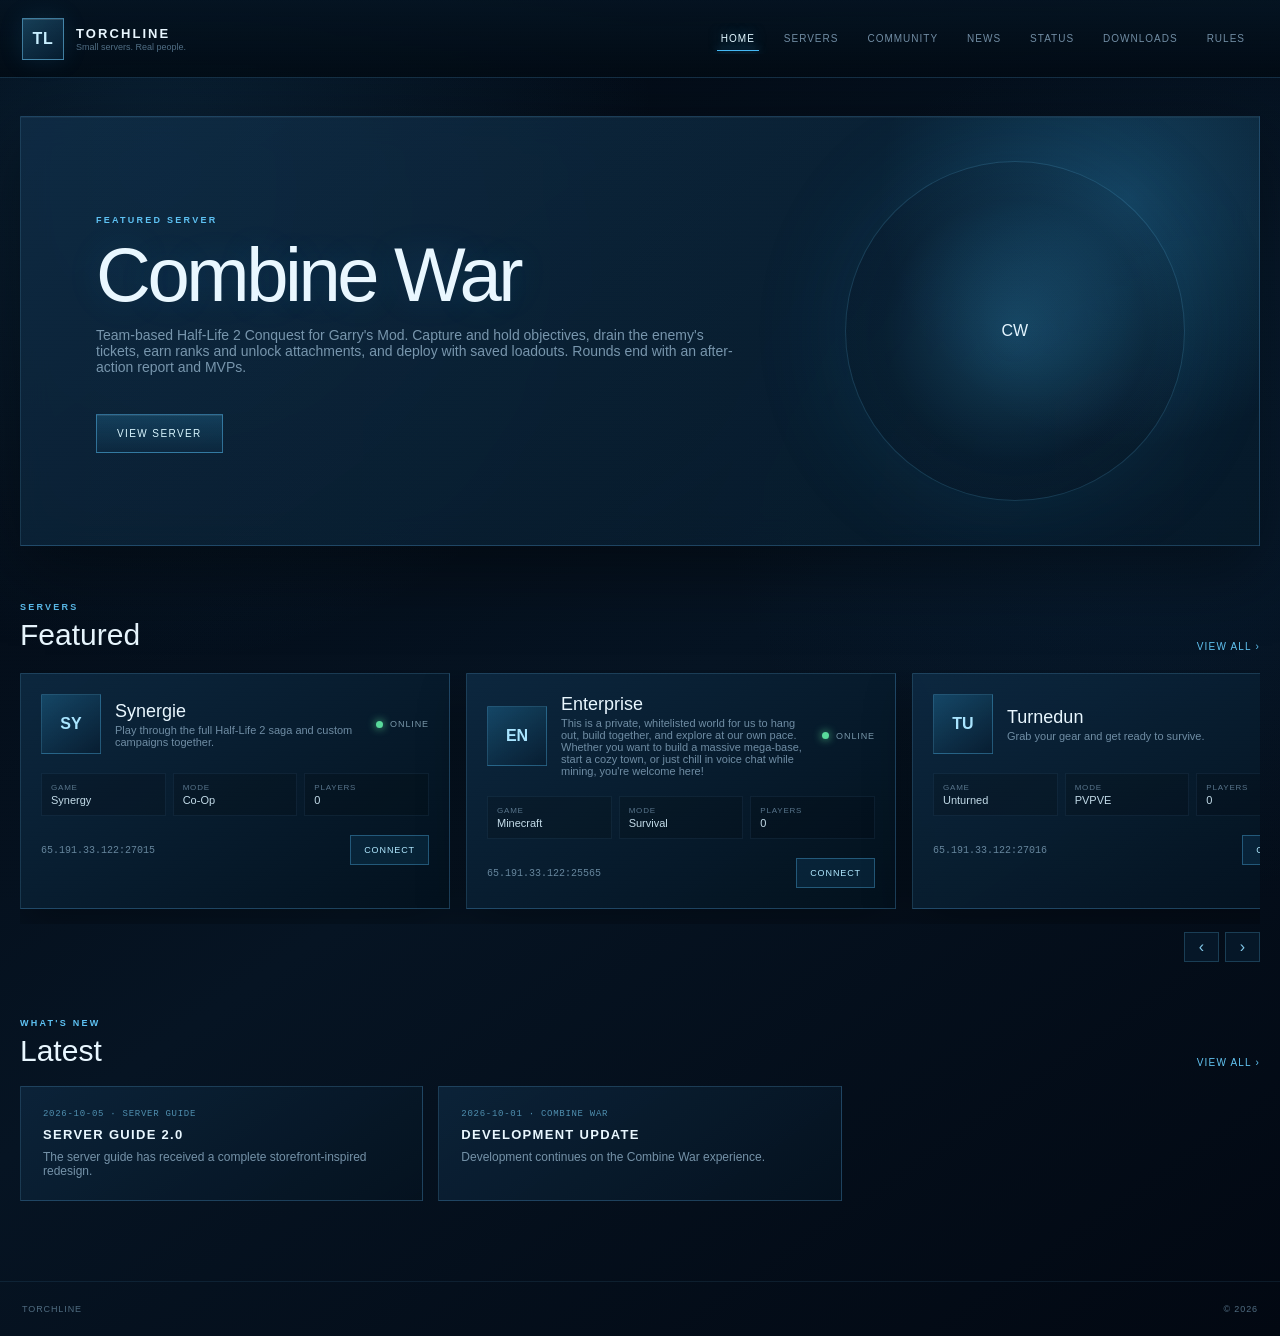
<file: index.html>
<!DOCTYPE html>
<html lang="en">

<head>

<meta charset="UTF-8">

<meta
  name="viewport"
  content="width=device-width, initial-scale=1.0"
>

<title>TORCHLINE</title>

<link
  rel="stylesheet"
  href="css/style.css"
>

</head>


<body data-page="home">


<header class="topbar">

<a
  class="brand"
  href="index.html"
>

<span
  class="brand-mark"
  data-site-mark
>
TL
</span>

<span>

<strong data-site-name>
TORCHLINE
</strong>

<small data-site-tagline></small>

</span>

</a>


<nav data-nav></nav>

</header>


<main class="shell">


<section class="hero panel">


<div class="hero-copy">

<span
  class="eyebrow"
  data-hero-label
>
FEATURED SERVER
</span>


<h1 data-hero-title>
Combine War
</h1>


<p data-hero-description>
Enter the battlefield.
</p>


<a
  class="store-button"
  data-hero-button
  href="servers.html"
>
VIEW SERVER
<span>›</span>
</a>

</div>


<div
  class="hero-art"
  data-hero-art
>
CW
</div>


</section>



<section class="section-heading">

<div>

<span class="eyebrow">
SERVERS
</span>

<h2>
Featured
</h2>

</div>


<a
  class="section-link"
  href="servers.html"
>
VIEW ALL ›
</a>

</section>


<section
  class="carousel-wrap"
>

<div
  class="server-carousel"
  data-server-carousel
></div>


<div class="carousel-controls">

<button
  class="carousel-control"
  data-carousel-left
>
‹
</button>

<button
  class="carousel-control"
  data-carousel-right
>
›
</button>

</div>

</section>



<section class="section-heading">

<div>

<span class="eyebrow">
WHAT'S NEW
</span>

<h2>
Latest
</h2>

</div>


<a
  class="section-link"
  href="news.html"
>
VIEW ALL ›
</a>

</section>


<section
  class="card-grid"
  data-home-news
></section>


</main>


<footer data-footer></footer>


<script src="js/config.js"></script>
<script src="js/main.js"></script>
<script src="js/carousel.js"></script>

</body>

</html>
</file>
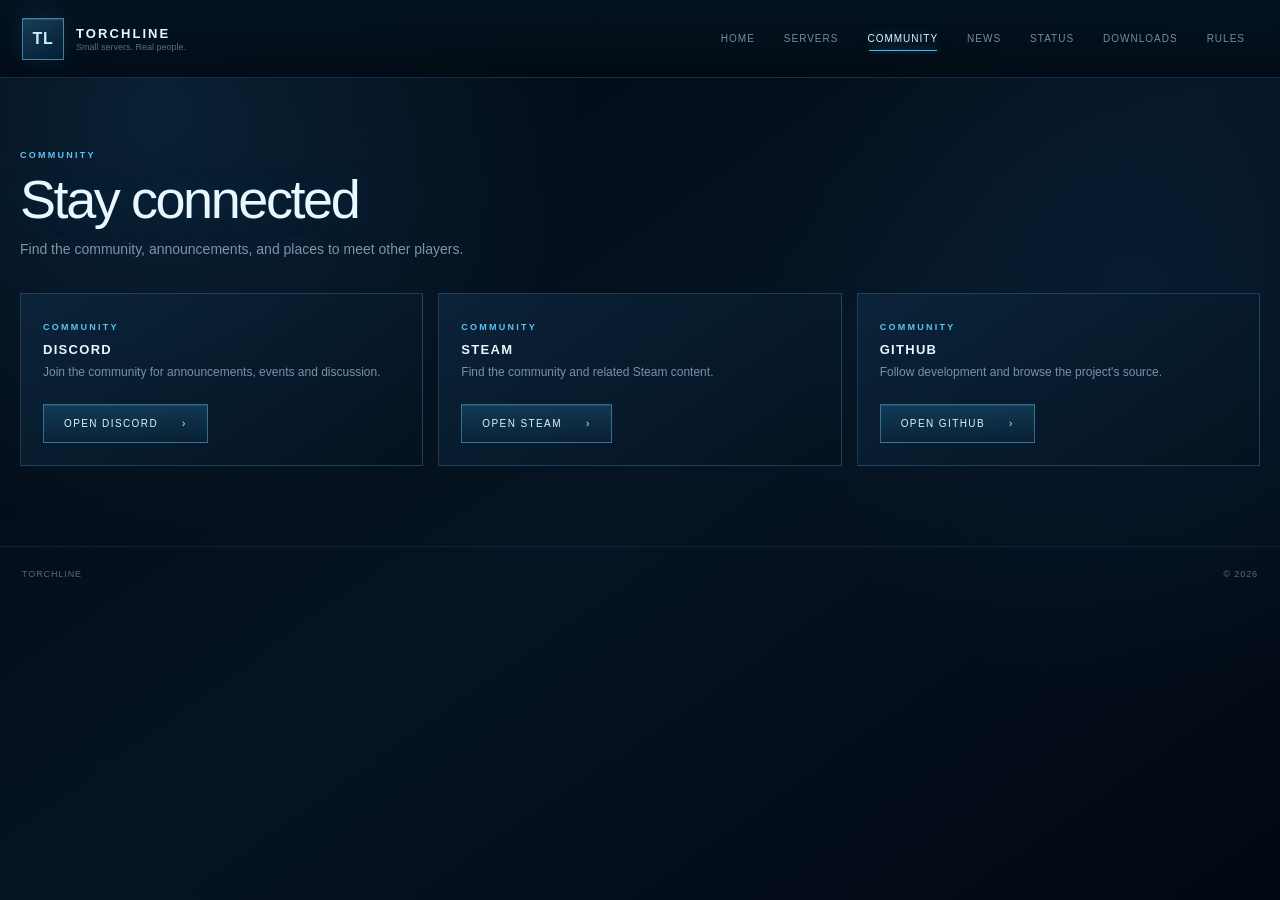
<file: community.html>
<!DOCTYPE html>
<html lang="en">

<head>

<meta charset="UTF-8">

<meta
  name="viewport"
  content="width=device-width, initial-scale=1.0"
>

<title>Community — TORCHLINE</title>

<link
  rel="stylesheet"
  href="css/style.css"
>

</head>


<body data-page="community">


<header class="topbar">

<a class="brand" href="index.html">

<span
  class="brand-mark"
  data-site-mark
>
TL
</span>

<span>

<strong data-site-name>
TORCHLINE
</strong>

<small data-site-tagline></small>

</span>

</a>


<nav data-nav></nav>

</header>


<main class="shell">


<section class="page-heading">

<span class="eyebrow">
COMMUNITY
</span>

<h1>
Stay connected
</h1>

<p>
Find the community, announcements,
and places to meet other players.
</p>

</section>


<section
  class="card-grid"
  data-community
></section>


</main>


<footer data-footer></footer>


<script src="js/config.js"></script>
<script src="js/main.js"></script>

</body>

</html>
</file>
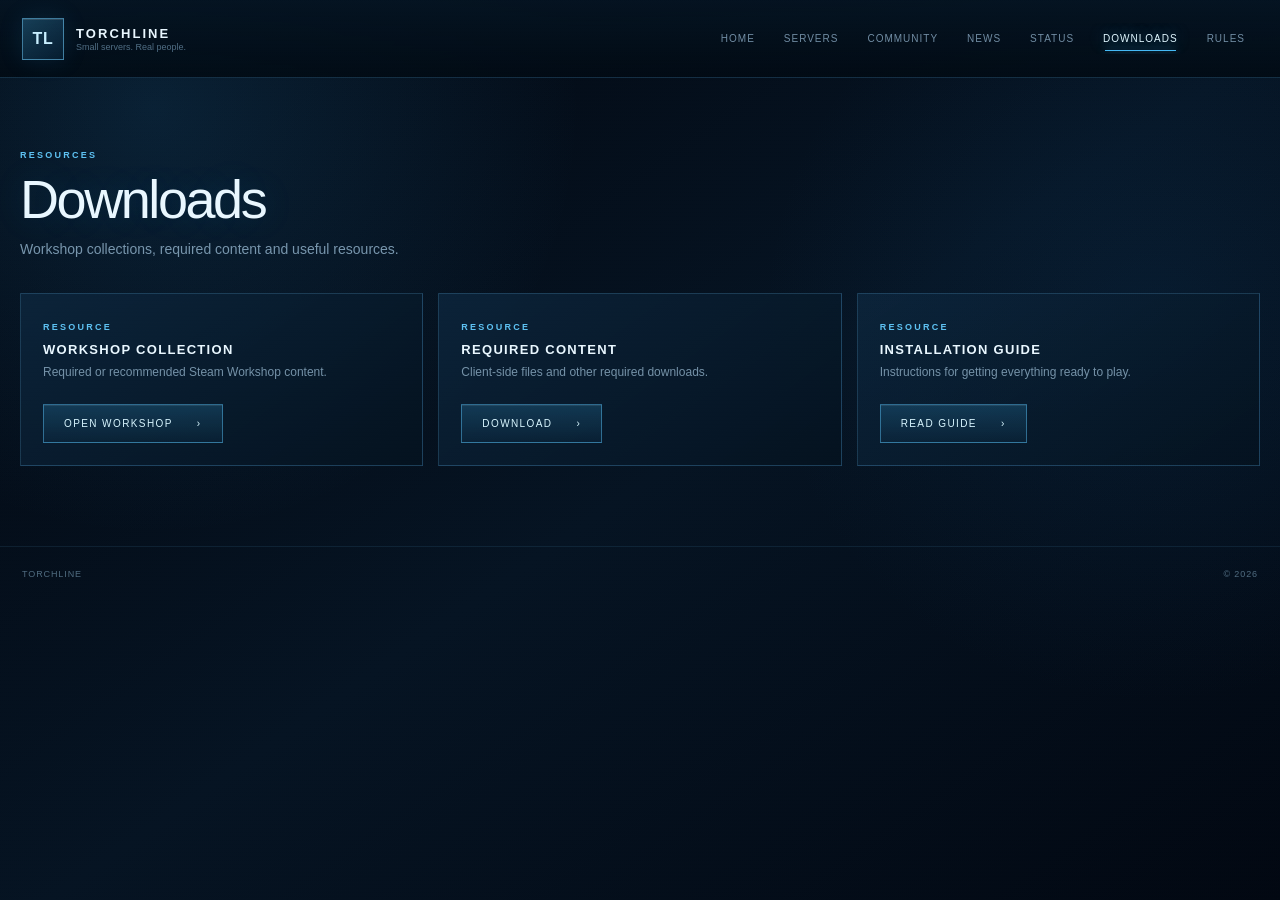
<file: downloads.html>
<!DOCTYPE html>
<html lang="en">

<head>

<meta charset="UTF-8">

<meta
  name="viewport"
  content="width=device-width, initial-scale=1.0"
>

<title>Downloads — TORCHLINE</title>

<link
  rel="stylesheet"
  href="css/style.css"
>

</head>


<body data-page="downloads">


<header class="topbar">

<a class="brand" href="index.html">

<span
  class="brand-mark"
  data-site-mark
>
TL
</span>

<span>

<strong data-site-name>
TORCHLINE
</strong>

<small data-site-tagline></small>

</span>

</a>


<nav data-nav></nav>

</header>


<main class="shell">


<section class="page-heading">

<span class="eyebrow">
RESOURCES
</span>

<h1>
Downloads
</h1>

<p>
Workshop collections, required content and useful resources.
</p>

</section>


<section
  class="card-grid"
  data-downloads
></section>


</main>


<footer data-footer></footer>


<script src="js/config.js"></script>
<script src="js/main.js"></script>

</body>

</html>
</file>
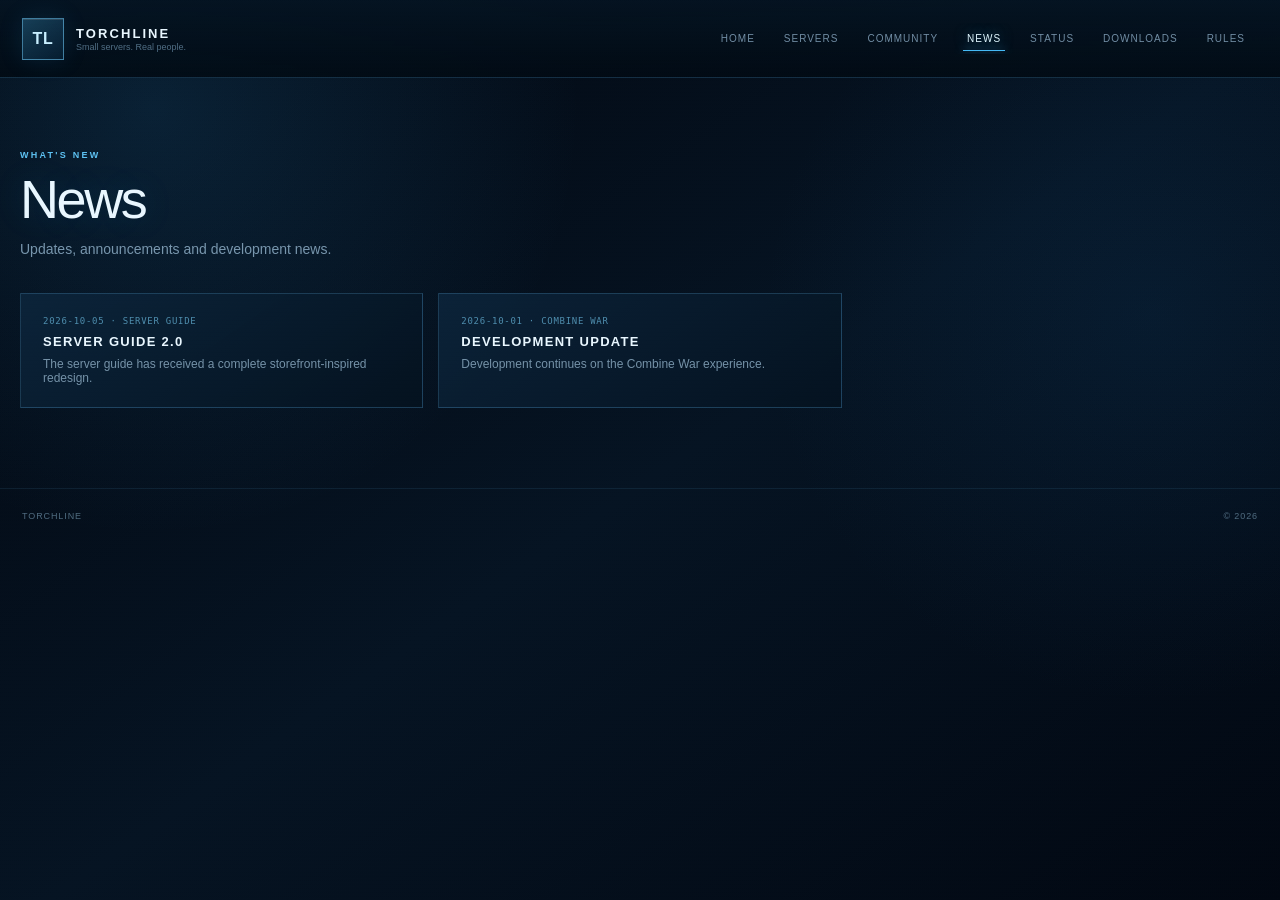
<file: news.html>
<!DOCTYPE html>
<html lang="en">

<head>

<meta charset="UTF-8">

<meta
  name="viewport"
  content="width=device-width, initial-scale=1.0"
>

<title>News — TORCHLINE</title>

<link
  rel="stylesheet"
  href="css/style.css"
>

</head>


<body data-page="news">


<header class="topbar">

<a class="brand" href="index.html">

<span
  class="brand-mark"
  data-site-mark
>
TL
</span>

<span>

<strong data-site-name>
TORCHLINE
</strong>

<small data-site-tagline></small>

</span>

</a>


<nav data-nav></nav>

</header>


<main class="shell">


<section class="page-heading">

<span class="eyebrow">
WHAT'S NEW
</span>

<h1>
News
</h1>

<p>
Updates, announcements and development news.
</p>

</section>


<section
  class="card-grid"
  data-news-list
></section>


</main>


<footer data-footer></footer>


<script src="js/config.js"></script>
<script src="js/main.js"></script>


<script>

document.addEventListener(
  "DOMContentLoaded",
  () => {

    const target =
      document.querySelector(
        "[data-news-list]"
      );

    if (!target) return;

    target.innerHTML =
      SITE_CONFIG.news
        .map(newsCard)
        .join("");

  }
);

</script>

</body>

</html>
</file>
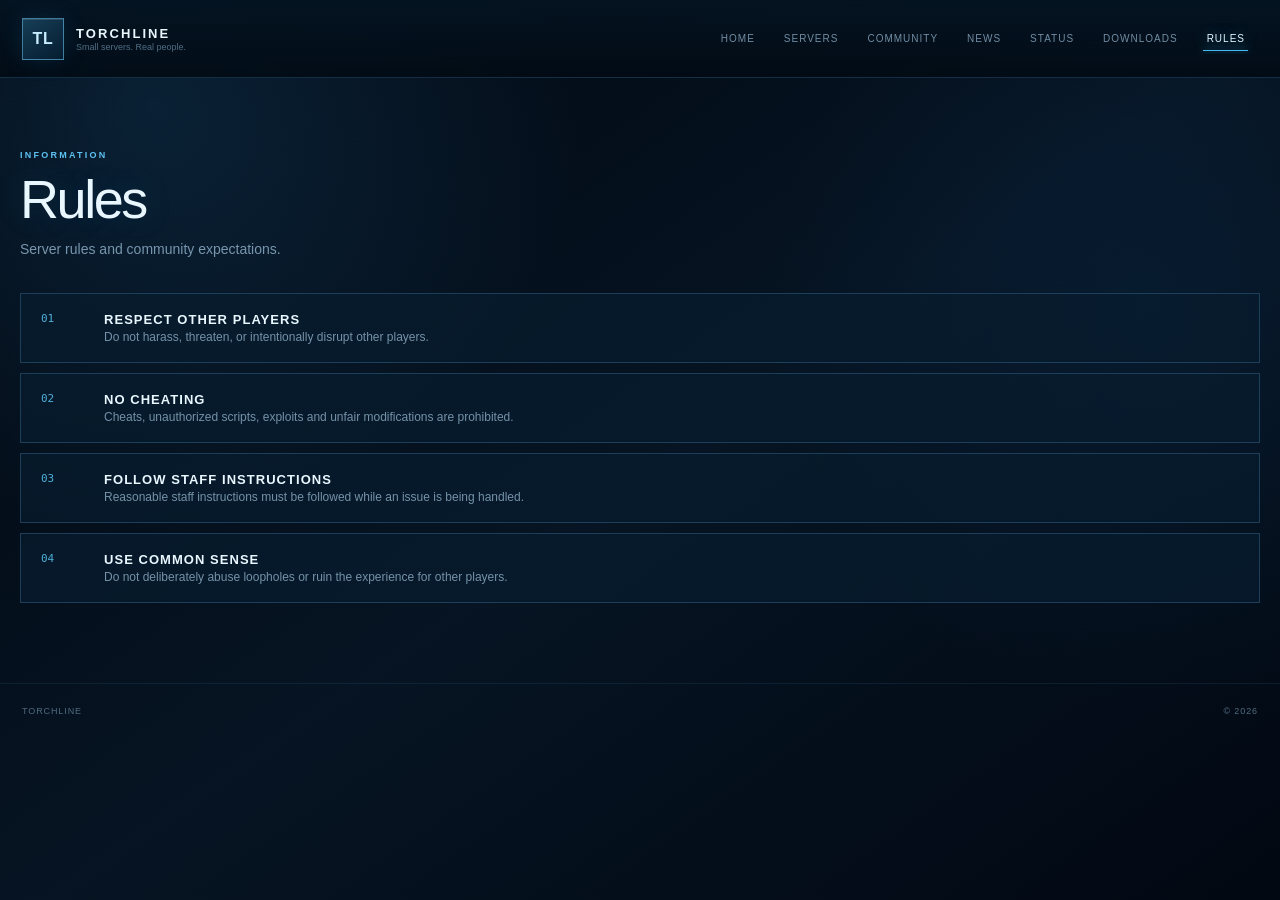
<file: rules.html>
<!DOCTYPE html>
<html lang="en">

<head>

<meta charset="UTF-8">

<meta
  name="viewport"
  content="width=device-width, initial-scale=1.0"
>

<title>Rules — TORCHLINE</title>

<link
  rel="stylesheet"
  href="css/style.css"
>

</head>


<body data-page="rules">


<header class="topbar">

<a class="brand" href="index.html">

<span
  class="brand-mark"
  data-site-mark
>
TL
</span>

<span>

<strong data-site-name>
TORCHLINE
</strong>

<small data-site-tagline></small>

</span>

</a>


<nav data-nav></nav>

</header>


<main class="shell">


<section class="page-heading">

<span class="eyebrow">
INFORMATION
</span>

<h1>
Rules
</h1>

<p>
Server rules and community expectations.
</p>

</section>


<section
  class="rules"
  data-rules
></section>


</main>


<footer data-footer></footer>


<script src="js/config.js"></script>
<script src="js/main.js"></script>

</body>

</html>
</file>
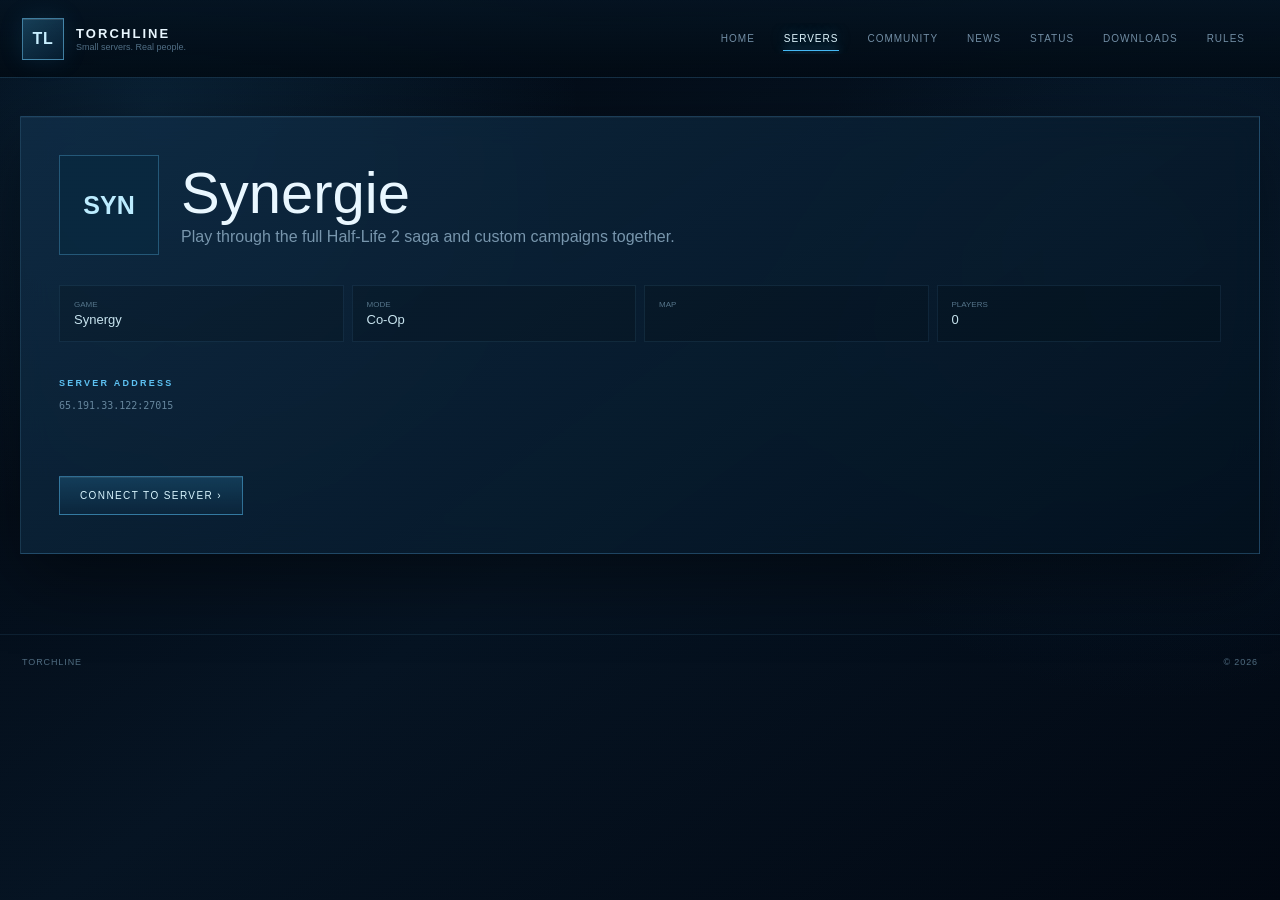
<file: server.html>
<!DOCTYPE html>
<html lang="en">

<head>

<meta charset="UTF-8">

<meta
  name="viewport"
  content="width=device-width, initial-scale=1.0"
>

<title>Server — TORCHLINE</title>

<link
  rel="stylesheet"
  href="css/style.css"
>

</head>


<body data-page="servers">


<header class="topbar">

<a class="brand" href="index.html">

<span
  class="brand-mark"
  data-site-mark
>
TL
</span>

<span>

<strong data-site-name>
TORCHLINE
</strong>

<small data-site-tagline></small>

</span>

</a>


<nav data-nav></nav>

</header>


<main class="shell">


<section class="server-detail panel">


<div class="detail-header">


<div
  class="detail-icon"
  data-detail-icon
>
CW
</div>


<div>

<div
  class="detail-title"
  data-detail-name
>
Combine War
</div>


<div
  class="detail-description"
  data-detail-description
></div>

</div>


</div>


<div class="detail-grid">


<div class="detail-stat">

<small>
GAME
</small>

<strong data-detail-game></strong>

</div>


<div class="detail-stat">

<small>
MODE
</small>

<strong data-detail-mode></strong>

</div>


<div class="detail-stat">

<small>
MAP
</small>

<strong data-detail-map></strong>

</div>


<div class="detail-stat">

<small>
PLAYERS
</small>

<strong data-detail-players></strong>

</div>


</div>


<div>

<span class="eyebrow">
SERVER ADDRESS
</span>

<p
  class="server-address"
  data-detail-address
></p>

</div>


<div
  class="tag-list"
  data-detail-tags
></div>


<a
  class="store-button"
  data-detail-connect
  href="#"
>
CONNECT TO SERVER ›
</a>


</section>


</main>


<footer data-footer></footer>


<script src="js/config.js"></script>
<script src="js/main.js"></script>
<script src="js/server.js"></script>

</body>

</html>
</file>
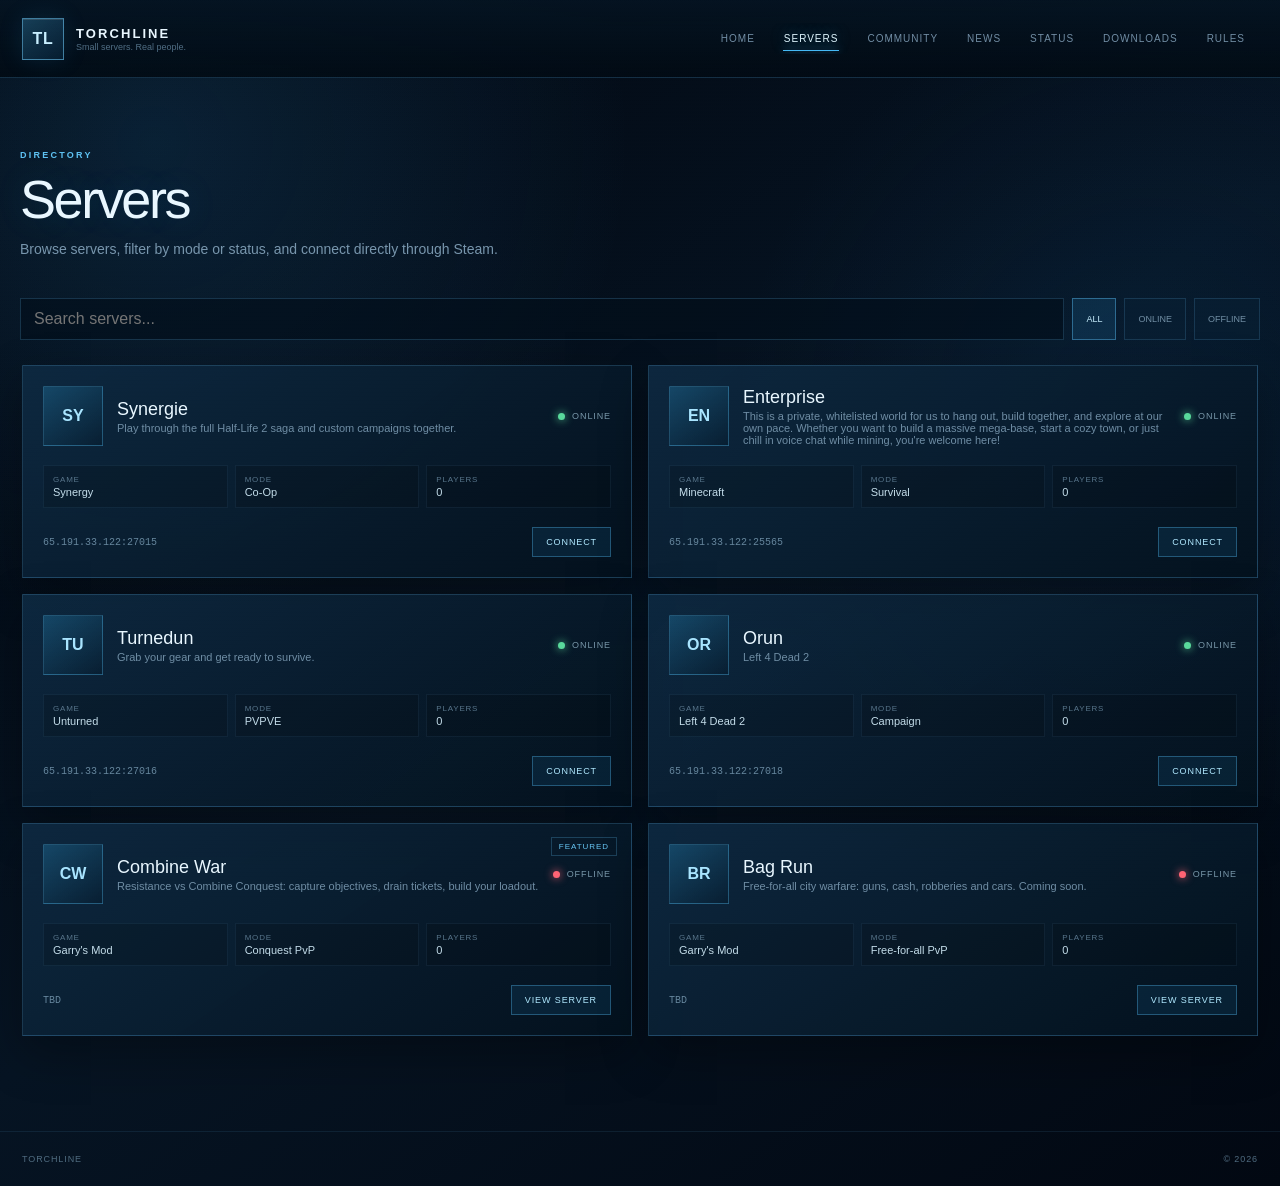
<file: servers.html>
<!DOCTYPE html>
<html lang="en">

<head>

<meta charset="UTF-8">

<meta
  name="viewport"
  content="width=device-width, initial-scale=1.0"
>

<title>Servers — TORCHLINE</title>

<link
  rel="stylesheet"
  href="css/style.css"
>

</head>


<body data-page="servers">


<header class="topbar">

<a class="brand" href="index.html">

<span
  class="brand-mark"
  data-site-mark
>
TL
</span>

<span>

<strong data-site-name>
TORCHLINE
</strong>

<small data-site-tagline></small>

</span>

</a>


<nav data-nav></nav>

</header>


<main class="shell">


<section class="page-heading">

<span class="eyebrow">
DIRECTORY
</span>

<h1>
Servers
</h1>

<p>
Browse servers, filter by mode or status,
and connect directly through Steam.
</p>

</section>


<div class="filters">

<input
  class="search"
  type="search"
  placeholder="Search servers..."
  data-server-search
>

<button
  class="filter-button active"
  data-filter="all"
>
ALL
</button>

<button
  class="filter-button"
  data-filter="online"
>
ONLINE
</button>

<button
  class="filter-button"
  data-filter="offline"
>
OFFLINE
</button>

</div>


<section
  class="server-carousel"
  data-server-list
  style="display:grid;grid-template-columns:repeat(2,1fr);overflow:visible"
></section>


</main>


<footer data-footer></footer>


<script src="js/config.js"></script>
<script src="js/main.js"></script>
<script src="js/servers.js"></script>

</body>

</html>
</file>
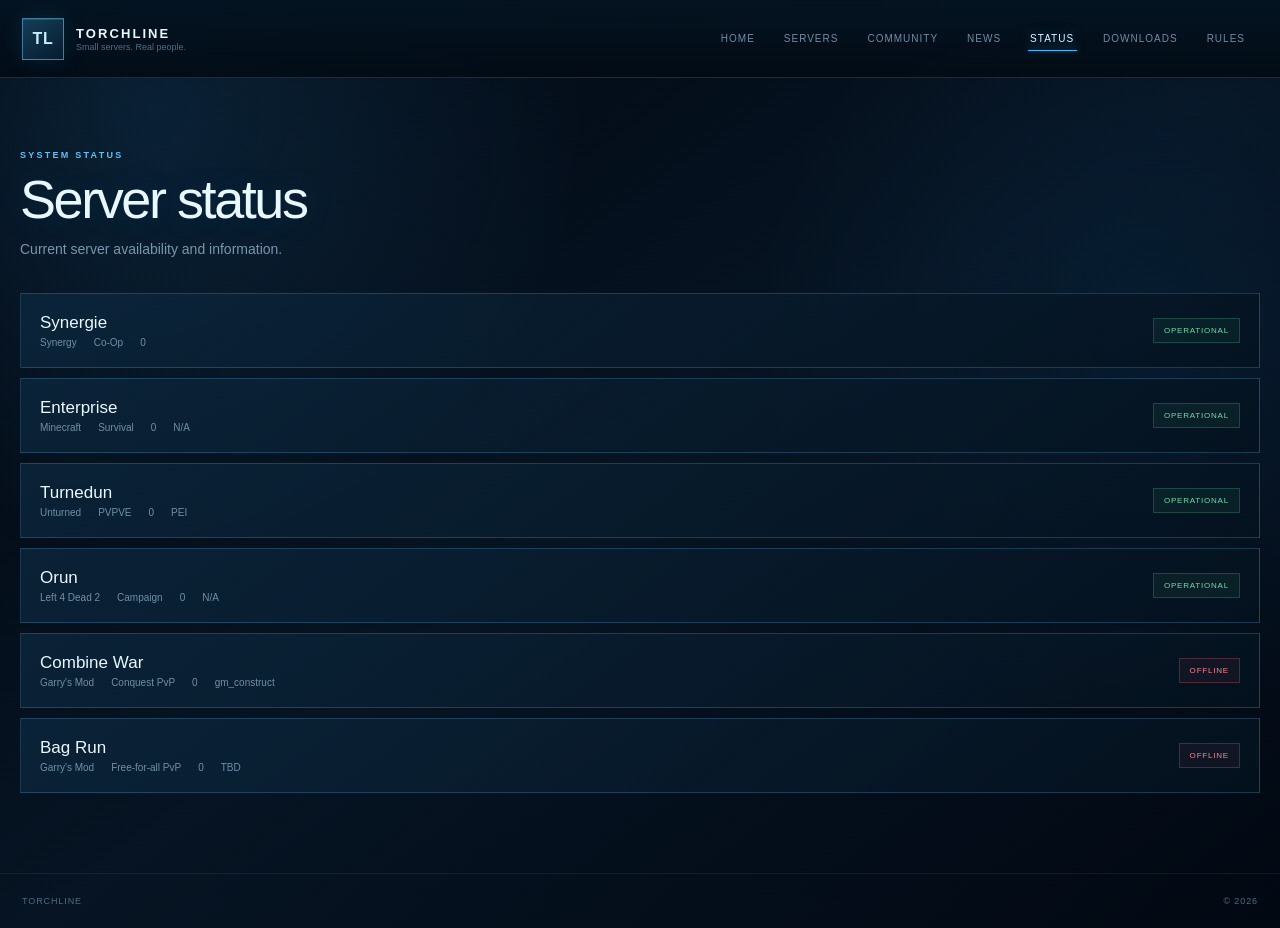
<file: status.html>
<!DOCTYPE html>
<html lang="en">

<head>

<meta charset="UTF-8">

<meta
  name="viewport"
  content="width=device-width, initial-scale=1.0"
>

<title>Status — TORCHLINE</title>

<link
  rel="stylesheet"
  href="css/style.css"
>

</head>


<body data-page="status">


<header class="topbar">

<a class="brand" href="index.html">

<span
  class="brand-mark"
  data-site-mark
>
TL
</span>

<span>

<strong data-site-name>
TORCHLINE
</strong>

<small data-site-tagline></small>

</span>

</a>


<nav data-nav></nav>

</header>


<main class="shell">


<section class="page-heading">

<span class="eyebrow">
SYSTEM STATUS
</span>

<h1>
Server status
</h1>

<p>
Current server availability and information.
</p>

</section>


<section
  class="status-list"
  data-status-list
></section>


</main>


<footer data-footer></footer>


<script src="js/config.js"></script>
<script src="js/main.js"></script>
<script src="js/status.js"></script>

</body>

</html>
</file>
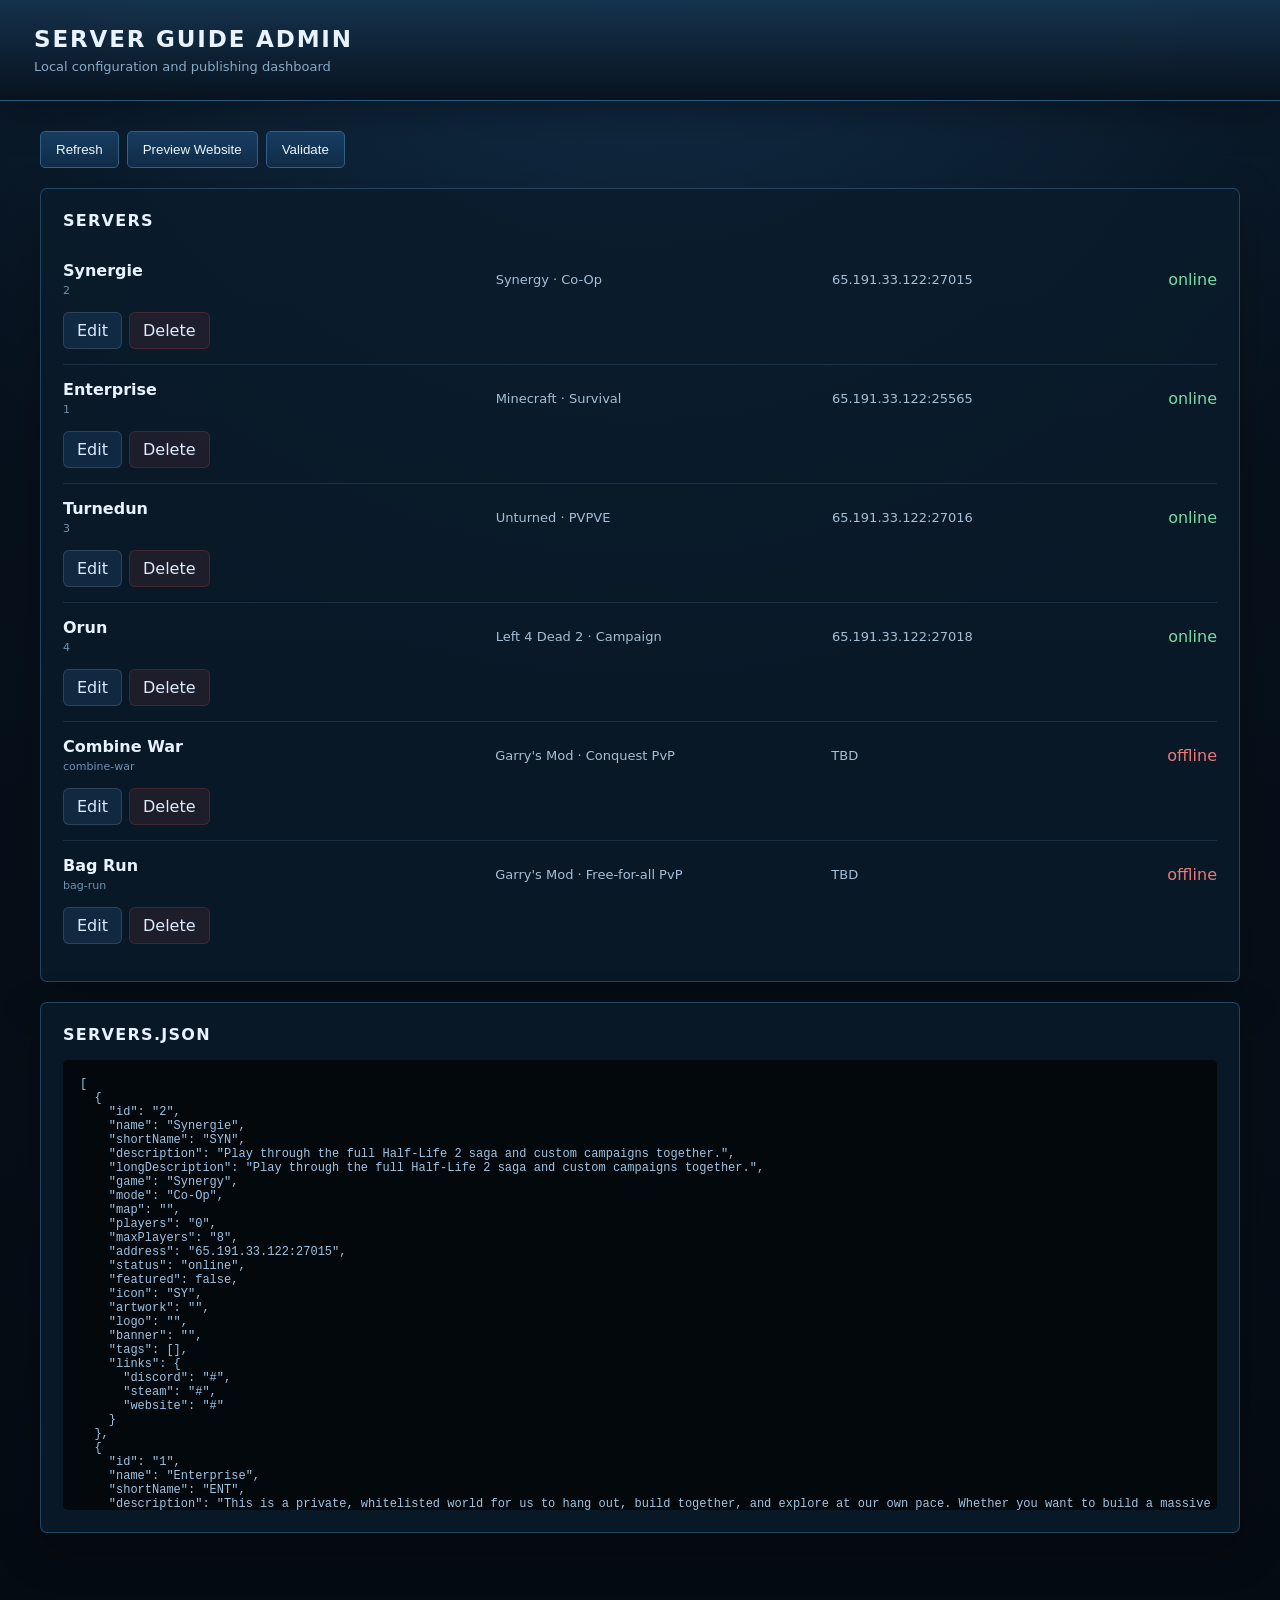
<file: admin/dashboard.html>
<!DOCTYPE html>
<html lang="en">
<head>
<meta charset="UTF-8">
<meta name="viewport" content="width=device-width, initial-scale=1.0">

<title>Server Guide Admin</title>

<style>
* {
    box-sizing: border-box;
}

body {
    margin: 0;
    min-height: 100vh;
    font-family:
        Inter,
        system-ui,
        -apple-system,
        BlinkMacSystemFont,
        "Segoe UI",
        sans-serif;

    color: #e8f3ff;

    background:
        radial-gradient(
            circle at 50% -10%,
            rgba(45, 116, 181, .30),
            transparent 45%
        ),
        linear-gradient(
            180deg,
            #081421 0%,
            #050b12 100%
        );
}

header {
    padding: 26px 34px;

    border-bottom: 1px solid rgba(91, 160, 214, .35);

    background:
        linear-gradient(
            180deg,
            rgba(21, 51, 78, .95),
            rgba(7, 18, 30, .95)
        );

    box-shadow:
        0 10px 40px rgba(0, 0, 0, .35);
}

header h1 {
    margin: 0;

    font-size: 23px;
    letter-spacing: .08em;
    text-transform: uppercase;
}

header p {
    margin: 7px 0 0;

    color: #88a9c5;
    font-size: 13px;
}

main {
    width: min(1200px, calc(100% - 40px));
    margin: auto;

    padding: 30px 0 60px;
}

.toolbar {
    display: flex;
    flex-wrap: wrap;
    gap: 8px;

    margin-bottom: 20px;
}

button {
    border: 1px solid #315f86;
    border-radius: 5px;

    padding: 10px 15px;

    color: #eaf5ff;

    background:
        linear-gradient(
            180deg,
            #173d61,
            #102b46
        );

    cursor: pointer;
}

button:hover {
    background:
        linear-gradient(
            180deg,
            #23547f,
            #173b5e
        );
}

.panel {
    margin-bottom: 20px;
    padding: 22px;

    border: 1px solid rgba(69, 125, 169, .45);
    border-radius: 7px;

    background: rgba(10, 27, 43, .82);

    box-shadow:
        0 15px 45px rgba(0, 0, 0, .25);
}

.panel h2 {
    margin: 0 0 16px;

    font-size: 16px;
    letter-spacing: .08em;
    text-transform: uppercase;
}

.server {
    display: grid;

    grid-template-columns:
        minmax(180px, 1.3fr)
        minmax(140px, 1fr)
        minmax(180px, 1fr)
        auto;

    gap: 15px;

    align-items: center;

    padding: 15px 0;

    border-bottom: 1px solid rgba(71, 105, 132, .3);
}

.server:last-child {
    border-bottom: 0;
}

.server-name {
    font-weight: 600;
}

.server-id {
    margin-top: 4px;

    color: #6f91ad;
    font-size: 11px;
}

.server-meta {
    color: #a5bfd5;
    font-size: 13px;
}

.online {
    color: #78dca5;
}

.offline {
    color: #e97979;
}

.unknown {
    color: #d3bd71;
}

pre {
    margin: 0;

    padding: 17px;

    max-height: 450px;

    overflow: auto;

    border-radius: 5px;

    background: #03080d;

    color: #9ec4e2;

    font-size: 12px;
}

.empty {
    padding: 20px;

    color: #7894aa;
    text-align: center;
}

@media(max-width:800px) {
    .server {
        grid-template-columns: 1fr;
        gap: 6px;
    }
}

.hidden {
    display: none !important;
}

.editor {
    margin-bottom: 24px;
    padding: 20px;
    border: 1px solid rgba(255,255,255,.10);
    border-radius: 10px;
    background: rgba(255,255,255,.035);
    box-shadow: 0 10px 30px rgba(0,0,0,.18);
}

.editor-header {
    display: flex;
    align-items: center;
    justify-content: space-between;
    gap: 20px;
    margin-bottom: 20px;
}

.editor-header h2 {
    margin: 4px 0 0;
}

.form-grid {
    display: grid;
    grid-template-columns: repeat(2, minmax(0, 1fr));
    gap: 14px;
}

.form-grid label {
    display: flex;
    flex-direction: column;
    gap: 7px;
    min-width: 0;
}

.form-grid label.full {
    grid-column: 1 / -1;
}

.form-grid label.checkbox {
    flex-direction: row;
    align-items: center;
    justify-content: flex-start;
    gap: 9px;
}

.form-grid label span {
    font-size: 12px;
    color: #aebbd0;
    text-transform: uppercase;
    letter-spacing: .08em;
}

.form-grid input,
.form-grid select,
.form-grid textarea {
    width: 100%;
    box-sizing: border-box;
    padding: 10px 11px;
    border: 1px solid rgba(255,255,255,.11);
    border-radius: 6px;
    outline: none;
    background: rgba(0,0,0,.25);
    color: #e9f1ff;
    font: inherit;
}

.form-grid textarea {
    resize: vertical;
    min-height: 90px;
}

.form-grid input:focus,
.form-grid select:focus,
.form-grid textarea:focus {
    border-color: #4da3ff;
    box-shadow: 0 0 0 2px rgba(77,163,255,.12);
}

.form-grid label.checkbox input {
    width: auto;
}

.editor-actions {
    display: flex;
    gap: 10px;
    margin-top: 20px;
}

.editor-actions button,
.editor-header button,
.actions button {
    border: 1px solid rgba(255,255,255,.12);
    border-radius: 6px;
    padding: 8px 13px;
    background: rgba(77,163,255,.12);
    color: #dcecff;
    cursor: pointer;
    font: inherit;
}

.editor-actions button:hover,
.editor-header button:hover,
.actions button:hover {
    background: rgba(77,163,255,.22);
}

.actions {
    display: flex;
    gap: 7px;
    align-items: center;
}

.actions button.danger {
    background: rgba(190,70,70,.12);
    border-color: rgba(190,70,70,.22);
}

.actions button.danger:hover {
    background: rgba(190,70,70,.22);
}

@media (max-width: 760px) {
    .form-grid {
        grid-template-columns: 1fr;
    }

    .form-grid label.full {
        grid-column: auto;
    }

    .editor-header {
        align-items: flex-start;
    }

    .actions {
        flex-wrap: wrap;
    }
}

</style>
</head>

<body>

<header>
    <h1>Server Guide Admin</h1>
    <p>Local configuration and publishing dashboard</p>
</header>

<main>

    <div class="toolbar">
        <button onclick="loadServers()">Refresh</button>

        <button onclick="window.open(
            'http://127.0.0.1:8080/',
            '_blank'
        )">
            Preview Website
        </button>

        <button onclick="runValidate()">
            Validate
        </button>
    </div>

    <section class="panel">
        <h2>Servers</h2>

        <section id="server-editor" class="editor hidden">

            <div class="editor-header">
                <div>
                    <div class="eyebrow">SERVER CONFIGURATION</div>
                    <h2 id="editor-title">Add Server</h2>
                </div>

                <button
                    type="button"
                    onclick="document.getElementById('server-editor').classList.add('hidden')"
                >
                    Cancel
                </button>
            </div>

            <div class="form-grid">

                <label>
                    <span>Server ID</span>
                    <input id="server-id" type="text" placeholder="my-server">
                </label>

                <label>
                    <span>Display Name</span>
                    <input id="server-name" type="text" placeholder="My Server">
                </label>

                <label>
                    <span>Short Name</span>
                    <input id="server-shortName" type="text" placeholder="SERVER">
                </label>

                <label>
                    <span>Game</span>
                    <input id="server-game" type="text" placeholder="Game">
                </label>

                <label>
                    <span>Mode</span>
                    <input id="server-mode" type="text" placeholder="Survival">
                </label>

                <label>
                    <span>Status</span>
                    <select id="server-status">
                        <option value="online">Online</option>
                        <option value="offline">Offline</option>
                        <option value="maintenance">Maintenance</option>
                        <option value="unknown">Unknown</option>
                    </select>
                </label>

                <label>
                    <span>Address</span>
                    <input id="server-address" type="text" placeholder="127.0.0.1:27015">
                </label>

                <label>
                    <span>Map</span>
                    <input id="server-map" type="text" placeholder="Map name">
                </label>

                <label>
                    <span>Players</span>
                    <input id="server-players" type="number" min="0" value="0">
                </label>

                <label>
                    <span>Max Players</span>
                    <input id="server-maxPlayers" type="number" min="1" value="64">
                </label>

                <label class="full">
                    <span>Description</span>
                    <input id="server-description" type="text" placeholder="Short server description">
                </label>

                <label class="full">
                    <span>Long Description</span>
                    <textarea id="server-longDescription" rows="4" placeholder="Detailed server description"></textarea>
                </label>

                <label>
                    <span>Icon</span>
                    <input id="server-icon" type="text" placeholder="SG">
                </label>

                <label>
                    <span>Artwork</span>
                    <input id="server-artwork" type="text" placeholder="images/servers/example.jpg">
                </label>

                <label>
                    <span>Logo</span>
                    <input id="server-logo" type="text" placeholder="images/servers/example/logo.png">
                </label>

                <label>
                    <span>Banner</span>
                    <input id="server-banner" type="text" placeholder="images/servers/example/banner.jpg">
                </label>

                <label class="full">
                    <span>Tags</span>
                    <input id="server-tags" type="text" placeholder="coop, survival, community">
                </label>

                <label>
                    <span>Discord</span>
                    <input id="server-discord" type="text" placeholder="https://discord.gg/...">
                </label>

                <label>
                    <span>Steam</span>
                    <input id="server-steam" type="text" placeholder="steam://connect/...">
                </label>

                <label>
                    <span>Website</span>
                    <input id="server-website" type="text" placeholder="https://...">
                </label>

                <label class="checkbox">
                    <input id="featured" type="checkbox">
                    <span>Featured server</span>
                </label>

            </div>

            <div class="editor-actions">
                <button
                    type="button"
                    onclick="saveServer()"
                >
                    Save Server
                </button>

                <button
                    type="button"
                    onclick="clearServerForm()"
                >
                    Clear
                </button>
            </div>

        </section>

        <div id="servers">
            Loading...
        </div>
    </section>

    <section class="panel">
        <h2>servers.json</h2>

        <pre id="raw">Loading...</pre>
    </section>

</main>

<script>

let servers = [];
let editingId = null;


async function loadServers() {

    const container =
        document.getElementById("servers");

    const raw =
        document.getElementById("raw");

    try {

        const response =
            await fetch(
                "/config/servers.json?cache=" +
                Date.now()
            );

        if (!response.ok) {
            throw new Error(
                "HTTP " + response.status
            );
        }

        servers =
            await response.json();

        if (!Array.isArray(servers)) {
            throw new Error(
                "servers.json must contain an array"
            );
        }

        raw.textContent =
            JSON.stringify(
                servers,
                null,
                2
            );

        renderServers();

    } catch(error) {

        container.innerHTML =
            '<div class="empty">' +
            'Unable to load config/servers.json<br><br>' +
            escapeHtml(error.message) +
            '</div>';
    }
}


function renderServers() {

    const container =
        document.getElementById("servers");

    if (!servers.length) {

        container.innerHTML =
            '<div class="empty">' +
            'No servers configured.' +
            '</div>';

        return;
    }

    container.innerHTML =
        servers.map(server => {

            const status =
                String(
                    server.status || "unknown"
                ).toLowerCase();

            return `
                <div class="server">

                    <div>
                        <div class="server-name">
                            ${escapeHtml(
                                server.name || "Unnamed"
                            )}
                        </div>

                        <div class="server-id">
                            ${escapeHtml(
                                server.id || ""
                            )}
                        </div>
                    </div>

                    <div class="server-meta">
                        ${escapeHtml(
                            server.game || "Unknown"
                        )}
                        ·
                        ${escapeHtml(
                            server.mode || "Unknown"
                        )}
                    </div>

                    <div class="server-meta">
                        ${escapeHtml(
                            server.address ||
                            "No address"
                        )}
                    </div>

                    <div class="${escapeHtml(status)}">
                        ${escapeHtml(status)}
                    </div>

                    <div class="actions">

                        <button
                            onclick="editServer(
                                '${escapeJs(server.id || "")}'
                            )">
                            Edit
                        </button>

                        <button
                            class="danger"
                            onclick="deleteServer(
                                '${escapeJs(server.id || "")}'
                            )">
                            Delete
                        </button>

                    </div>

                </div>
            `;

        }).join("");
}


function newServer() {

    editingId = null;

    clearServerForm();

    showEditor("Add Server");
}


function editServer(id) {

    const server =
        servers.find(
            item =>
                String(item.id) === String(id)
        );

    if (!server) {
        alert("Server not found.");
        return;
    }

    editingId =
        String(server.id);

    setValue("id", server.id);
    setValue("name", server.name);
    setValue("shortName", server.shortName);
    setValue("description", server.description);
    setValue("longDescription", server.longDescription);
    setValue("game", server.game);
    setValue("mode", server.mode);
    setValue("map", server.map);
    setValue("players", server.players);
    setValue("maxPlayers", server.maxPlayers);
    setValue("address", server.address);
    setValue("status", server.status || "unknown");
    setValue("icon", server.icon);
    setValue("artwork", server.artwork);
    setValue("logo", server.logo);
    setValue("banner", server.banner);

    setValue(
        "tags",
        Array.isArray(server.tags)
            ? server.tags.join(", ")
            : ""
    );

    setValue(
        "discord",
        server.links?.discord || "#"
    );

    setValue(
        "steam",
        server.links?.steam || "#"
    );

    setValue(
        "website",
        server.links?.website || "#"
    );

    document.getElementById(
        "featured"
    ).checked =
        Boolean(server.featured);

    showEditor("Edit Server");
}


function showEditor(title) {

    const editor =
        document.getElementById(
            "server-editor"
        );

    if (!editor) {
        return;
    }

    document.getElementById(
        "editor-title"
    ).textContent = title;

    editor.classList.remove("hidden");

    editor.scrollIntoView({
        behavior: "smooth",
        block: "start"
    });
}


async function saveServer() {

    const id =
        getValue("id").trim();

    const name =
        getValue("name").trim();

    if (!id || !name) {

        alert(
            "Server ID and name are required."
        );

        return;
    }

    const server = {

        id: id,

        name: name,

        shortName:
            getValue("shortName") ||
            name.slice(0, 3).toUpperCase(),

        description:
            getValue("description"),

        longDescription:
            getValue("longDescription") ||
            getValue("description"),

        game:
            getValue("game"),

        mode:
            getValue("mode"),

        map:
            getValue("map"),

        players:
            getValue("players") || "0",

        maxPlayers:
            getValue("maxPlayers") || "64",

        address:
            getValue("address"),

        status:
            getValue("status") || "unknown",

        featured:
            document.getElementById(
                "featured"
            ).checked,

        icon:
            getValue("icon") ||
            name.slice(0, 2).toUpperCase(),

        artwork:
            getValue("artwork"),

        logo:
            getValue("logo"),

        banner:
            getValue("banner"),

        tags:
            getValue("tags")
                .split(",")
                .map(
                    value => value.trim()
                )
                .filter(Boolean),

        links: {
            discord:
                getValue("discord") || "#",

            steam:
                getValue("steam") || "#",

            website:
                getValue("website") || "#"
        }
    };

    const action =
        editingId === null
            ? "create"
            : "update";

    try {

        const response =
            await fetch(
                "/api/servers",
                {
                    method: "POST",

                    headers: {
                        "Content-Type":
                            "application/json"
                    },

                    body:
                        JSON.stringify({
                            action: action,
                            originalId:
                                editingId,
                            server: server
                        })
                }
            );

        const result =
            await response.json();

        if (
            !response.ok ||
            !result.ok
        ) {
            throw new Error(
                result.error ||
                "Unable to save server."
            );
        }

        alert(
            "Server saved successfully."
        );

        editingId = null;

        clearServerForm();

        document.getElementById(
            "server-editor"
        ).classList.add("hidden");

        await loadServers();

    } catch(error) {

        alert(
            "Unable to save server:\n\n" +
            error.message
        );
    }
}


async function deleteServer(id) {

    const server =
        servers.find(
            item =>
                String(item.id) === String(id)
        );

    if (!server) {
        return;
    }

    if (
        !confirm(
            "Delete '" +
            server.name +
            "'?"
        )
    ) {
        return;
    }

    try {

        const response =
            await fetch(
                "/api/servers",
                {
                    method: "POST",

                    headers: {
                        "Content-Type":
                            "application/json"
                    },

                    body:
                        JSON.stringify({
                            action: "delete",
                            id: id
                        })
                }
            );

        const result =
            await response.json();

        if (
            !response.ok ||
            !result.ok
        ) {
            throw new Error(
                result.error ||
                "Unable to delete server."
            );
        }

        await loadServers();

    } catch(error) {

        alert(
            "Unable to delete server:\n\n" +
            error.message
        );
    }
}


function clearServerForm() {

    const fields = [
        "id",
        "name",
        "shortName",
        "description",
        "longDescription",
        "game",
        "mode",
        "map",
        "players",
        "maxPlayers",
        "address",
        "icon",
        "artwork",
        "logo",
        "banner",
        "tags",
        "discord",
        "steam",
        "website"
    ];

    fields.forEach(
        field =>
            setValue(
                field,
                ""
            )
    );

    setValue("players", "0");
    setValue("maxPlayers", "64");
    setValue("status", "online");

    document.getElementById(
        "featured"
    ).checked = false;
}


function setValue(field, value) {

    const element =
        document.getElementById(
            "server-" + field
        );

    if (element) {
        element.value =
            value == null
                ? ""
                : String(value);
    }
}


function getValue(field) {

    const element =
        document.getElementById(
            "server-" + field
        );

    return element
        ? element.value
        : "";
}


function escapeHtml(value) {

    return String(value)
        .replaceAll("&", "&amp;")
        .replaceAll("<", "&lt;")
        .replaceAll(">", "&gt;")
        .replaceAll('"', "&quot;")
        .replaceAll("'", "&#039;");
}


function escapeJs(value) {

    return String(value)
        .replaceAll("\\", "\\\\")
        .replaceAll("'", "\\'")
        .replaceAll("\n", "\\n")
        .replaceAll("\r", "\\r");
}


async function runValidate() {

    alert(
        "Run this in the terminal:\n\n" +
        "./admin/server-guide validate"
    );
}


loadServers();

</script>

</body>
</html>
</file>
<file: css/style.css>
:root {

  --bg:
    #020811;

  --bg2:
    #061727;

  --panel:
    rgba(8, 27, 46, .78);

  --panel-light:
    rgba(17, 51, 78, .72);

  --line:
    rgba(107, 194, 255, .22);

  --line-bright:
    rgba(108, 204, 255, .48);

  --text:
    #e9f7ff;

  --muted:
    #7896ad;

  --muted2:
    #506e84;

  --blue:
    #45b9f5;

  --blue-light:
    #a8e5ff;

  --green:
    #59d99b;

  --red:
    #ff6474;

  --shadow:
    0 24px 70px rgba(0,0,0,.42);

}


* {
  box-sizing: border-box;
}


html {
  min-height: 100%;
  background: var(--bg);
}


body {

  margin: 0;

  min-height: 100vh;

  color: var(--text);

  font-family:
    "Segoe UI",
    Arial,
    sans-serif;

  background:

    radial-gradient(
      circle at 12% 12%,
      rgba(41,139,202,.18),
      transparent 31%
    ),

    radial-gradient(
      circle at 90% 35%,
      rgba(19,77,126,.17),
      transparent 30%
    ),

    linear-gradient(
      145deg,
      #020710 0%,
      #061423 52%,
      #020812 100%
    );

  overflow-x: hidden;

}


body::before {

  content: "";

  position: fixed;

  inset: 0;

  pointer-events: none;

  opacity: .035;

  background:
    repeating-linear-gradient(
      0deg,
      transparent 0px,
      transparent 3px,
      rgba(255,255,255,.12) 4px
    );

  z-index: 100;

}


a {
  color: inherit;
  text-decoration: none;
}


button,
input,
select {
  font: inherit;
}


/* ==========================================================
   TOP NAVIGATION
========================================================== */


.topbar {

  position: sticky;

  top: 0;

  z-index: 50;

  min-height: 78px;

  padding:
    12px
    max(22px, calc((100vw - 1240px) / 2));

  display: flex;

  align-items: center;

  justify-content: space-between;

  gap: 20px;

  background:
    linear-gradient(
      180deg,
      rgba(5,20,34,.94),
      rgba(2,11,20,.88)
    );

  border-bottom:
    1px solid
    rgba(105,193,245,.16);

  backdrop-filter:
    blur(18px);

}


.brand {

  display: flex;

  align-items: center;

  gap: 12px;

  flex-shrink: 0;

}


.brand-mark {

  width: 42px;

  height: 42px;

  display: grid;

  place-items: center;

  border:
    1px solid
    rgba(117,209,255,.5);

  background:
    linear-gradient(
      145deg,
      rgba(70,178,235,.28),
      rgba(6,31,51,.92)
    );

  box-shadow:
    inset 0 1px rgba(255,255,255,.12),
    0 0 24px rgba(45,164,235,.13);

  color:
    #c8efff;

  font-weight:
    800;

  letter-spacing:
    .05em;

}


.brand strong {

  display: block;

  font-size: 13px;

  letter-spacing: .16em;

}


.brand small {

  display: block;

  color: var(--muted2);

  font-size: 9px;

  margin-top: 1px;

}


nav {

  display: flex;

  align-items: center;

  gap: 3px;

  overflow-x: auto;

}


nav a {

  position: relative;

  padding:
    10px
    13px;

  color:
    #718da4;

  font-size:
    10px;

  letter-spacing:
    .1em;

  text-transform:
    uppercase;

  white-space:
    nowrap;

  transition:
    .18s ease;

}


nav a::after {

  content: "";

  position: absolute;

  left: 15%;

  right: 15%;

  bottom: 3px;

  height: 1px;

  background:
    var(--blue);

  box-shadow:
    0 0 10px var(--blue);

  transform:
    scaleX(0);

  transition:
    .18s ease;

}


nav a:hover,
nav a.active {

  color:
    #e1f7ff;

  text-shadow:
    0 0 14px rgba(75,192,250,.5);

}


nav a.active::after {

  transform:
    scaleX(1);

}


/* ==========================================================
   LAYOUT
========================================================== */


.shell {

  width:
    min(1240px, calc(100% - 36px));

  margin:
    0 auto;

  padding:
    38px 0 80px;

}


.panel {

  border:
    1px solid var(--line);

  background:
    linear-gradient(
      145deg,
      rgba(16,46,72,.82),
      rgba(3,17,30,.86)
    );

  box-shadow:
    var(--shadow),
    inset 0 1px rgba(255,255,255,.045);

  backdrop-filter:
    blur(15px);

}


/* ==========================================================
   HERO / STORE FEATURE
========================================================== */


.hero {

  min-height:
    430px;

  position:
    relative;

  display:
    flex;

  align-items:
    center;

  overflow:
    hidden;

  padding:
    60px 75px;

}


.hero::before {

  content: "";

  position: absolute;

  width: 520px;

  height: 520px;

  right: -130px;

  top: -180px;

  border-radius: 50%;

  background:
    radial-gradient(
      circle,
      rgba(56,174,238,.22),
      transparent 68%
    );

}


.hero::after {

  content: "";

  position: absolute;

  inset: 0;

  pointer-events: none;

  background:
    linear-gradient(
      90deg,
      transparent,
      rgba(73,183,239,.045)
    );

}


.hero-copy {

  position:
    relative;

  z-index:
    2;

  max-width:
    690px;

}


.eyebrow {

  color:
    #5ec2f3;

  font-size:
    9px;

  font-weight:
    700;

  letter-spacing:
    .25em;

}


.hero h1,
.page-heading h1 {

  margin:
    12px 0 16px;

  font-size:
    clamp(42px, 6vw, 76px);

  line-height:
    .95;

  font-weight:
    300;

  letter-spacing:
    -.045em;

  text-shadow:
    0 0 35px rgba(50,171,235,.16);

}


.hero p,
.page-heading p {

  max-width:
    650px;

  color:
    var(--muted);

  font-size:
    14px;

}


.hero-art {

  position:
    absolute;

  right:
    6%;

  width:
    340px;

  height:
    340px;

  display:
    grid;

  place-items:
    center;

  border-radius:
    50%;

  background:
    radial-gradient(
      circle,
      rgba(64,183,241,.22),
      rgba(7,35,57,.08) 55%,
      transparent 72%
    );

  border:
    1px solid rgba(103,202,251,.18);

  box-shadow:
    0 0 100px rgba(30,144,210,.13);

}


.hero-art span {

  font-size:
    76px;

  color:
    #c5efff;

  text-shadow:
    0 0 45px rgba(60,191,247,.6);

}


.store-button {

  display:
    inline-flex;

  align-items:
    center;

  gap:
    24px;

  margin-top:
    25px;

  padding:
    13px 20px;

  border:
    1px solid
    rgba(94,200,255,.44);

  background:
    linear-gradient(
      180deg,
      rgba(58,174,233,.2),
      rgba(16,69,104,.15)
    );

  color:
    #d9f6ff;

  font-size:
    10px;

  letter-spacing:
    .14em;

  text-transform:
    uppercase;

  box-shadow:
    inset 0 1px rgba(255,255,255,.08);

  transition:
    .18s ease;

}


.store-button:hover {

  background:
    rgba(52,161,219,.28);

  border-color:
    var(--line-bright);

  box-shadow:
    0 0 28px rgba(41,165,226,.16);

}


/* ==========================================================
   SECTIONS
========================================================== */


.section-heading {

  display:
    flex;

  align-items:
    end;

  justify-content:
    space-between;

  margin:
    50px 0 18px;

}


.section-heading h2 {

  margin:
    4px 0 0;

  font-size:
    30px;

  font-weight:
    300;

}


.section-link {

  color:
    #62c4f2;

  font-size:
    10px;

  text-transform:
    uppercase;

  letter-spacing:
    .12em;

}


/* ==========================================================
   SERVER CAROUSEL
========================================================== */


.carousel-wrap {

  position:
    relative;

}


.server-carousel {

  display:
    flex;

  gap:
    16px;

  overflow-x:
    auto;

  scroll-behavior:
    smooth;

  scroll-snap-type:
    x mandatory;

  padding:
    3px 2px 15px;

  scrollbar-width:
    none;

}


.server-carousel::-webkit-scrollbar {
  display: none;
}


.server-card {

  min-width:
    min(430px, 82vw);

  scroll-snap-align:
    start;

  padding:
    20px;

  position:
    relative;

  overflow:
    hidden;

  border:
    1px solid var(--line);

  background:
    linear-gradient(
      145deg,
      rgba(14,43,68,.86),
      rgba(3,17,29,.88)
    );

  box-shadow:
    0 18px 45px rgba(0,0,0,.32);

  transition:
    .18s ease;

}


.server-card:hover {

  transform:
    translateY(-3px);

  border-color:
    var(--line-bright);

}


.server-card.featured::before {

  content:
    "FEATURED";

  position:
    absolute;

  right:
    14px;

  top:
    13px;

  padding:
    4px 7px;

  border:
    1px solid rgba(95,195,249,.24);

  color:
    #68c6f4;

  font-size:
    8px;

  letter-spacing:
    .12em;

}


.server-top {

  display:
    flex;

  align-items:
    center;

  gap:
    14px;

}


.server-icon {

  width:
    60px;

  height:
    60px;

  display:
    grid;

  place-items:
    center;

  flex:
    0 0 auto;

  border:
    1px solid rgba(99,199,250,.26);

  background:
    linear-gradient(
      145deg,
      rgba(30,104,145,.5),
      rgba(7,29,48,.8)
    );

  color:
    #a9e5ff;

  font-weight:
    800;

  font-size:
    16px;

}


.server-icon img {

  width:
    100%;

  height:
    100%;

  object-fit:
    cover;

}


.server-name {

  font-size:
    18px;

}


.server-desc {

  margin-top:
    2px;

  color:
    #6f8da4;

  font-size:
    11px;

}


.server-status {

  margin-left:
    auto;

  display:
    flex;

  align-items:
    center;

  gap:
    7px;

  color:
    #7897a9;

  font-size:
    9px;

  letter-spacing:
    .1em;

  text-transform:
    uppercase;

}


.status-dot {

  width:
    7px;

  height:
    7px;

  border-radius:
    50%;

  background:
    #687c8b;

}


.online .status-dot {

  background:
    var(--green);

  box-shadow:
    0 0 9px var(--green);

}


.offline .status-dot {

  background:
    var(--red);

  box-shadow:
    0 0 8px var(--red);

}


.server-meta {

  display:
    grid;

  grid-template-columns:
    repeat(3,1fr);

  gap:
    7px;

  margin:
    19px 0;

}


.meta {

  padding:
    9px;

  border:
    1px solid rgba(111,190,255,.08);

  background:
    rgba(0,0,0,.16);

}


.meta small {

  display:
    block;

  color:
    #58758b;

  font-size:
    8px;

  text-transform:
    uppercase;

  letter-spacing:
    .1em;

}


.meta span {

  display:
    block;

  margin-top:
    2px;

  color:
    #c3dce9;

  font-size:
    11px;

}


.server-address {

  color:
    #66869d;

  font:
    10px
    monospace;

  overflow:
    hidden;

  text-overflow:
    ellipsis;

}


.server-actions {

  display:
    flex;

  align-items:
    center;

  justify-content:
    space-between;

  gap:
    10px;

}


.connect-button {

  padding:
    9px 13px;

  border:
    1px solid rgba(88,193,249,.34);

  background:
    rgba(35,135,191,.13);

  color:
    #b1e9ff;

  font-size:
    9px;

  letter-spacing:
    .1em;

  text-transform:
    uppercase;

}


.connect-button:hover {

  background:
    rgba(42,157,218,.27);

}


/* ==========================================================
   CAROUSEL CONTROLS
========================================================== */


.carousel-controls {

  display:
    flex;

  justify-content:
    flex-end;

  gap:
    6px;

  margin-top:
    8px;

}


.carousel-control {

  width:
    35px;

  height:
    30px;

  border:
    1px solid rgba(99,195,245,.22);

  background:
    rgba(8,29,47,.7);

  color:
    #83c9eb;

  cursor:
    pointer;

}


.carousel-control:hover {

  background:
    rgba(40,139,190,.25);

}


/* ==========================================================
   NEWS / CARDS
========================================================== */


.card-grid {

  display:
    grid;

  grid-template-columns:
    repeat(3,1fr);

  gap:
    15px;

}


.info-card,
.content-card,
.news-card {

  padding:
    22px;

  border:
    1px solid var(--line);

  background:
    linear-gradient(
      145deg,
      rgba(13,39,63,.78),
      rgba(4,18,31,.85)
    );

}


.info-card h3,
.content-card h3,
.news-card h3 {

  margin:
    8px 0;

  font-size:
    13px;

  letter-spacing:
    .1em;

  text-transform:
    uppercase;

}


.info-card p,
.content-card p,
.news-card p {

  margin:
    0;

  color:
    #7592a8;

  font-size:
    12px;

}


.news-date {

  color:
    #4f8eae;

  font:
    9px
    monospace;

  letter-spacing:
    .08em;

}


/* ==========================================================
   PAGE HEADERS
========================================================== */


.page-heading {

  padding:
    28px 0 22px;

}


.page-heading h1 {

  font-size:
    54px;

}


/* ==========================================================
   SEARCH / FILTER
========================================================== */


.filters {

  display:
    flex;

  gap:
    8px;

  flex-wrap:
    wrap;

  margin:
    5px 0 22px;

}


.search {

  flex:
    1 1 250px;

  padding:
    11px 13px;

  color:
    var(--text);

  border:
    1px solid rgba(103,190,242,.2);

  outline:
    none;

  background:
    rgba(2,15,27,.65);

}


.search:focus {

  border-color:
    rgba(91,193,248,.55);

}


.filter-button {

  padding:
    10px 13px;

  border:
    1px solid rgba(103,190,242,.17);

  background:
    rgba(9,32,51,.65);

  color:
    #718ea4;

  cursor:
    pointer;

  font-size:
    9px;

  text-transform:
    uppercase;

}


.filter-button.active {

  color:
    #c9f0ff;

  border-color:
    rgba(91,194,248,.42);

  background:
    rgba(35,128,180,.18);

}


/* ==========================================================
   SERVER DETAILS
========================================================== */


.server-detail {

  padding:
    38px;

}


.detail-header {

  display:
    flex;

  align-items:
    center;

  gap:
    22px;

}


.detail-icon {

  width:
    100px;

  height:
    100px;

  display:
    grid;

  place-items:
    center;

  border:
    1px solid rgba(100,201,251,.3);

  background:
    rgba(9,40,63,.75);

  color:
    #bcecff;

  font-size:
    25px;

  font-weight:
    800;

}


.detail-title {

  font-size:
    clamp(34px,5vw,58px);

  font-weight:
    300;

  line-height:
    1;

}


.detail-description {

  margin-top:
    6px;

  color:
    var(--muted);

}


.detail-grid {

  display:
    grid;

  grid-template-columns:
    repeat(4,1fr);

  gap:
    8px;

  margin:
    30px 0;

}


.detail-stat {

  padding:
    14px;

  border:
    1px solid rgba(106,188,241,.1);

  background:
    rgba(0,0,0,.16);

}


.detail-stat small {

  display:
    block;

  color:
    #55758a;

  font-size:
    8px;

  text-transform:
    uppercase;

}


.detail-stat strong {

  display:
    block;

  margin-top:
    3px;

  color:
    #c8e4ef;

  font-size:
    13px;

  font-weight:
    400;

}


.tag-list {

  display:
    flex;

  gap:
    6px;

  flex-wrap:
    wrap;

  margin:
    20px 0;

}


.tag {

  padding:
    5px 8px;

  border:
    1px solid rgba(95,190,240,.16);

  color:
    #7198af;

  background:
    rgba(18,59,85,.25);

  font-size:
    9px;

}


/* ==========================================================
   STATUS
========================================================== */


.status-list {

  display:
    grid;

  gap:
    10px;

}


.status-card {

  padding:
    19px;

  display:
    grid;

  grid-template-columns:
    1fr auto;

  align-items:
    center;

  gap:
    15px;

  border:
    1px solid var(--line);

  background:
    linear-gradient(
      145deg,
      rgba(12,39,62,.78),
      rgba(4,18,31,.84)
    );

}


.status-title {

  font-size:
    17px;

}


.status-details {

  display:
    flex;

  gap:
    17px;

  margin-top:
    4px;

  color:
    #708fa5;

  font-size:
    10px;

}


.status-badge {

  padding:
    7px 10px;

  border:
    1px solid rgba(83,211,150,.23);

  color:
    #71dca7;

  background:
    rgba(49,174,119,.08);

  font-size:
    8px;

  letter-spacing:
    .1em;

  text-transform:
    uppercase;

}


.status-badge.offline {

  color:
    #ff8290;

  border-color:
    rgba(255,100,116,.25);

  background:
    rgba(181,55,75,.08);

}


/* ==========================================================
   RULES
========================================================== */


.rules {

  display:
    grid;

  gap:
    10px;

}


.rule {

  display:
    grid;

  grid-template-columns:
    48px 1fr;

  gap:
    15px;

  padding:
    18px 20px;

  border:
    1px solid var(--line);

  background:
    rgba(7,28,46,.72);

}


.rule-number {

  color:
    #4eafd9;

  font:
    11px
    monospace;

}


.rule h3 {

  margin:
    0 0 3px;

  font-size:
    13px;

  text-transform:
    uppercase;

  letter-spacing:
    .08em;

}


.rule p {

  margin:
    0;

  color:
    #7592a8;

  font-size:
    12px;

}


/* ==========================================================
   FOOTER
========================================================== */


footer {

  padding:
    22px
    max(22px, calc((100vw - 1240px)/2));

  display:
    flex;

  justify-content:
    space-between;

  border-top:
    1px solid rgba(100,184,235,.1);

  color:
    #506c80;

  font-size:
    9px;

  letter-spacing:
    .1em;

  text-transform:
    uppercase;

}


/* ==========================================================
   MOBILE
========================================================== */


@media(max-width:900px) {

  .topbar {

    align-items:
      flex-start;

    flex-direction:
      column;

  }


  nav {

    width:
      100%;

  }


  .hero {

    min-height:
      400px;

    padding:
      42px 30px;

  }


  .hero-art {

    opacity:
      .35;

    right:
      -90px;

  }


  .card-grid {

    grid-template-columns:
      1fr;

  }


  .detail-grid {

    grid-template-columns:
      repeat(2,1fr);

  }

}


@media(max-width:600px) {

  .shell {

    width:
      calc(100% - 24px);

    padding-top:
      24px;

  }


  .hero {

    min-height:
      390px;

    padding:
      35px 24px;

  }


  .hero-art {

    display:
      none;

  }


  .hero h1 {

    font-size:
      48px;

  }


  .server-meta {

    grid-template-columns:
      1fr 1fr;

  }


  .server-actions {

    display:
      block;

  }


  .connect-button {

    display:
      inline-block;

    margin-top:
      10px;

  }


  .detail-header {

    align-items:
      flex-start;

  }


  .detail-icon {

    width:
      70px;

    height:
      70px;

  }


  .detail-title {

    font-size:
      34px;

  }


  .detail-grid {

    grid-template-columns:
      1fr 1fr;

  }


  .status-card {

    grid-template-columns:
      1fr;

  }


  .status-details {

    flex-wrap:
      wrap;

  }


  footer {

    padding:
      20px 15px;

  }

}
</file>
